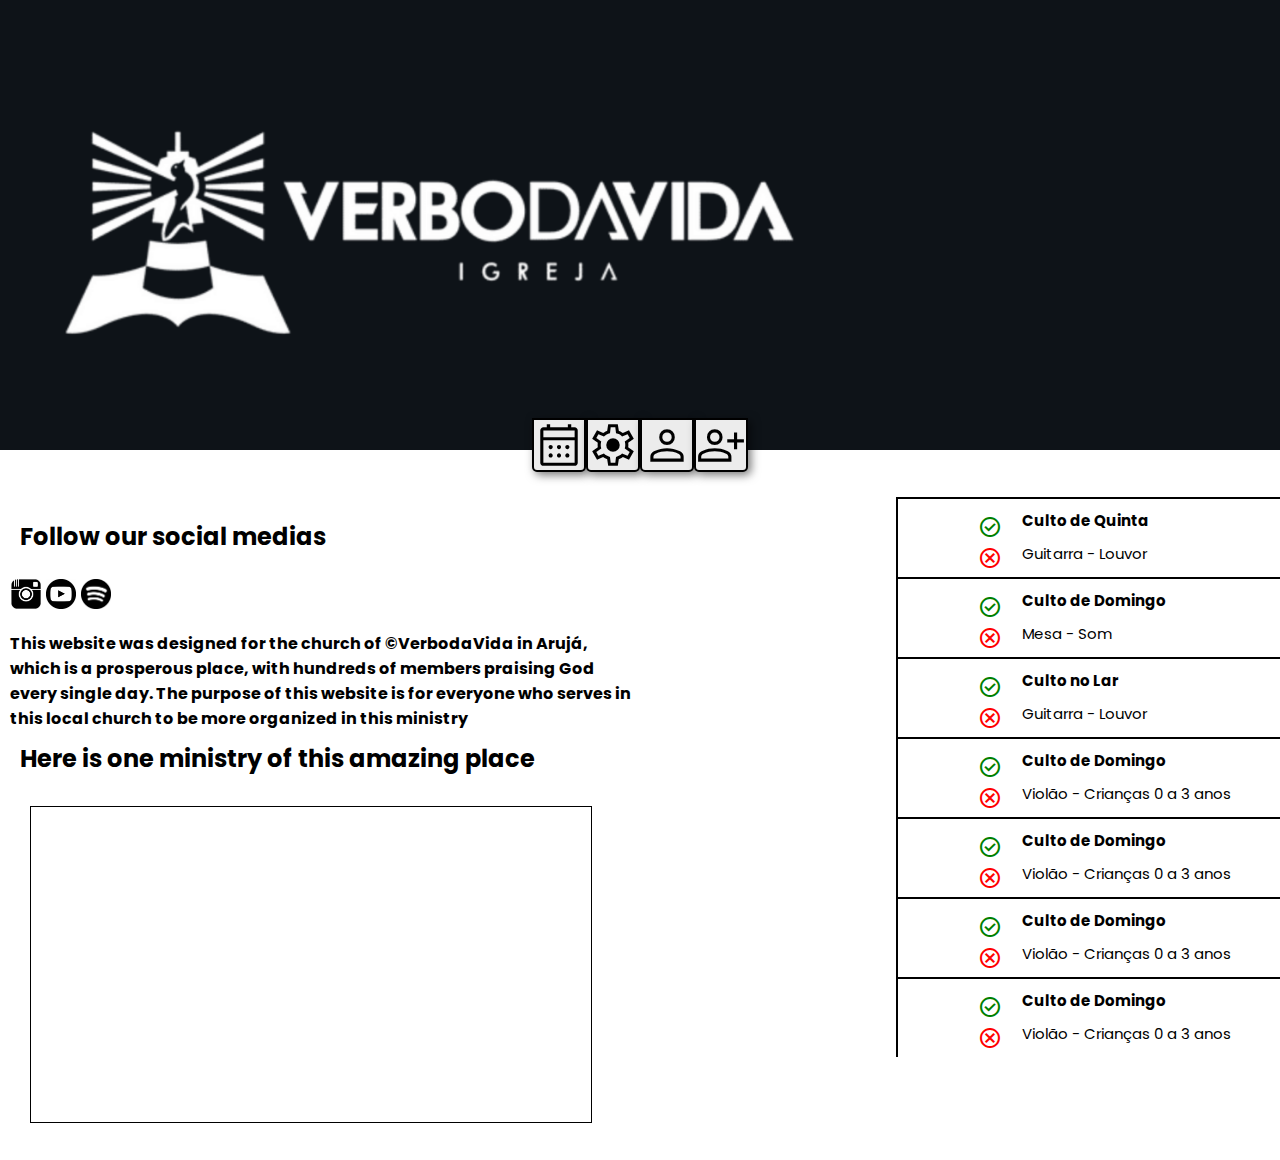
<file: index.html>
<!DOCTYPE html>
<html lang="en">
<head>
    <meta charset="UTF-8">
    <meta http-equiv="X-UA-Compatible" content="IE=edge">
    <meta name="viewport" content="width=device-width, initial-scale=1.0">
    <title>1</title>
    <link rel="stylesheet" href="style/style.css">
    <link rel="preconnect" href="https://fonts.googleapis.com">
    <link rel="preconnect" href="https://fonts.gstatic.com" crossorigin>
    <link href="https://fonts.googleapis.com/css2?family=Poppins:wght@600&display=swap" rel="stylesheet">
    <link rel="shortcut icon" href="img/N.png" type="image/x-icon">

    <link rel="preconnect" href="https://fonts.googleapis.com">
    <link rel="preconnect" href="https://fonts.gstatic.com" crossorigin>
    <link href="https://fonts.googleapis.com/css2?family=Poppins:wght@200&display=swap" rel="stylesheet">

    <link rel="stylesheet" href="https://fonts.googleapis.com/css2?family=Material+Symbols+Outlined:opsz,wght,FILL,GRAD@48,400,0,0" />

    <link rel="stylesheet" href="https://fonts.googleapis.com/css2?family=Material+Symbols+Outlined:opsz,wght,FILL,GRAD@48,400,0,0" />

    <link rel="stylesheet" href="https://fonts.googleapis.com/css2?family=Material+Symbols+Outlined:opsz,wght,FILL,GRAD@20..48,100..700,0..1,-50..200" />

    <link rel="stylesheet" href="https://fonts.googleapis.com/css2?family=Material+Symbols+Outlined:opsz,wght,FILL,GRAD@20..48,100..700,0..1,-50..200" />

    <link rel="stylesheet" href="https://fonts.googleapis.com/css2?family=Material+Symbols+Outlined:opsz,wght,FILL,GRAD@48,400,0,0" />
</head>
<body>
    <header class="header">
        <div class="img">
        
        </div>
        <ul class="settings-agenda__icon">
            <li>
                <a href="">
                    <span  class="material-symbols-outlined">
                        calendar_month
                        </span>
                </a>
            </li>
            <li>
                <a href="">
                    <span class="material-symbols-outlined">
                        settings
                        </span>
                </a>
            </li>
            <li>
                <a href="">
                    <span class="material-symbols-outlined">
                        person
                        </span>
                </a>
            </li>
            <li>
                <a href="">
                    <span class="material-symbols-outlined">
                        person_add
                        </span>
                </a>
            </li>
        </ul>
    </header>
    <div class="main">
        <div class="left-side">
            <h1>Follow our social medias</h1>
            <a href="">

                <img src="./img/instagram-logo.jpg" alt="">
            </a>

            <a href="">

                <img src="./img/youtube-logo.jpg" alt="">
            </a>

            <a href="">

                <img src="./img/spotify-logo.png" alt="">
            </a>

            <p>
                This website was designed for the church of &copy;VerbodaVida in Arujá, which is a prosperous place, with hundreds of members praising God every single day. The purpose of this website is for everyone who serves in this local church to be more organized in this ministry
            </p>
            <h1>Here is one ministry of this amazing place</h1>
            <iframe width="560" height="315" src="https://www.youtube.com/embed/IRm4qXVxzGY" title="YouTube video player" frameborder="0" allow="accelerometer; autoplay; clipboard-write; encrypted-media; gyroscope; picture-in-picture" allowfullscreen></iframe>

        </div>
        <ul class="agenda_comp_comp">
            <li class="agenda__comp">
                <div class="thumbs__icon">
                    <a href="" class="icon__link">
                        <span id="green_icon" class="material-symbols-outlined">
                            check_circle
                            </span>
                    </a>
                    <a href="" class="icon__link">
                        <span id="red_icon" class="material-symbols-outlined">
                            cancel
                            </span>
                    </a>
                </div>
                <div>
                    <h2>Culto de Quinta</h2>
                    <p>Guitarra - Louvor</p>
                </div>
            </li>
            <li class="agenda__comp">
                <div class="thumbs__icon">
                    <a href="" class="icon__link">
                        <span id="green_icon" class="material-symbols-outlined">
                            check_circle
                            </span>
                    </a>
                    <a href="" class="icon__link">
                        <span id="red_icon" class="material-symbols-outlined">
                            cancel
                            </span>
                    </a>    
                </div>
                <div>
                    <h2>Culto de Domingo</h2>
                    <p>Mesa - Som</p>
                </div>
            </li>
            <li class="agenda__comp">
                <div class="thumbs__icon">
                    <a href="" class="icon__link">
                        <span id="green_icon" class="material-symbols-outlined">
                            check_circle
                            </span>
                    </a>
                    <a href="" class="icon__link">
                        <span id="red_icon" class="material-symbols-outlined">
                            cancel
                            </span>
                    </a>   
                </div>
                <div>
                    <h2>Culto no Lar</h2>
                    <p>Guitarra - Louvor</p>
                </div>
            </li>
            <li class="agenda__comp">
                <div class="thumbs__icon">
                    <a href="" class="icon__link">
                        <span id="green_icon" class="material-symbols-outlined">
                            check_circle
                            </span>
                    </a>
                    <a href="" class="icon__link">
                        <span id="red_icon" class="material-symbols-outlined">
                            cancel
                            </span>
                    </a>    
                </div>
                <div>
                    <h2>Culto de Domingo</h2>
                    <p>Violão - Crianças 0 a 3 anos</p>
                </div>
            </li>
            <li class="agenda__comp">
                <div class="thumbs__icon">
                    <a href="" class="icon__link">
                        <span id="green_icon" class="material-symbols-outlined">
                            check_circle
                            </span>
                    </a>
                    <a href="" class="icon__link">
                        <span id="red_icon" class="material-symbols-outlined">
                            cancel
                            </span>
                    </a>    
                </div>
                <div>
                    <h2>Culto de Domingo</h2>
                    <p>Violão - Crianças 0 a 3 anos</p>
                </div>
            </li>
            <li class="agenda__comp">
                <div class="thumbs__icon">
                    <a href="" class="icon__link">
                        <span id="green_icon" class="material-symbols-outlined">
                            check_circle
                            </span>
                    </a>
                    <a href="" class="icon__link">
                        <span id="red_icon" class="material-symbols-outlined">
                            cancel
                            </span>
                    </a>    
                </div>
                <div>
                    <h2>Culto de Domingo</h2>
                    <p>Violão - Crianças 0 a 3 anos</p>
                </div>
            </li>
            <li class="agenda__comp">
                <div class="thumbs__icon">
                    <a href="" class="icon__link">
                        <span id="green_icon" class="material-symbols-outlined">
                            check_circle
                            </span>
                    </a>
                    <a href="" class="icon__link">
                        <span id="red_icon" class="material-symbols-outlined">
                            cancel
                            </span>
                    </a>    
                </div>
                <div>
                    <h2>Culto de Domingo</h2>
                    <p>Violão - Crianças 0 a 3 anos</p>
                </div>
            </li>
        </ul>
    </div>
</body>
</html>
</file>
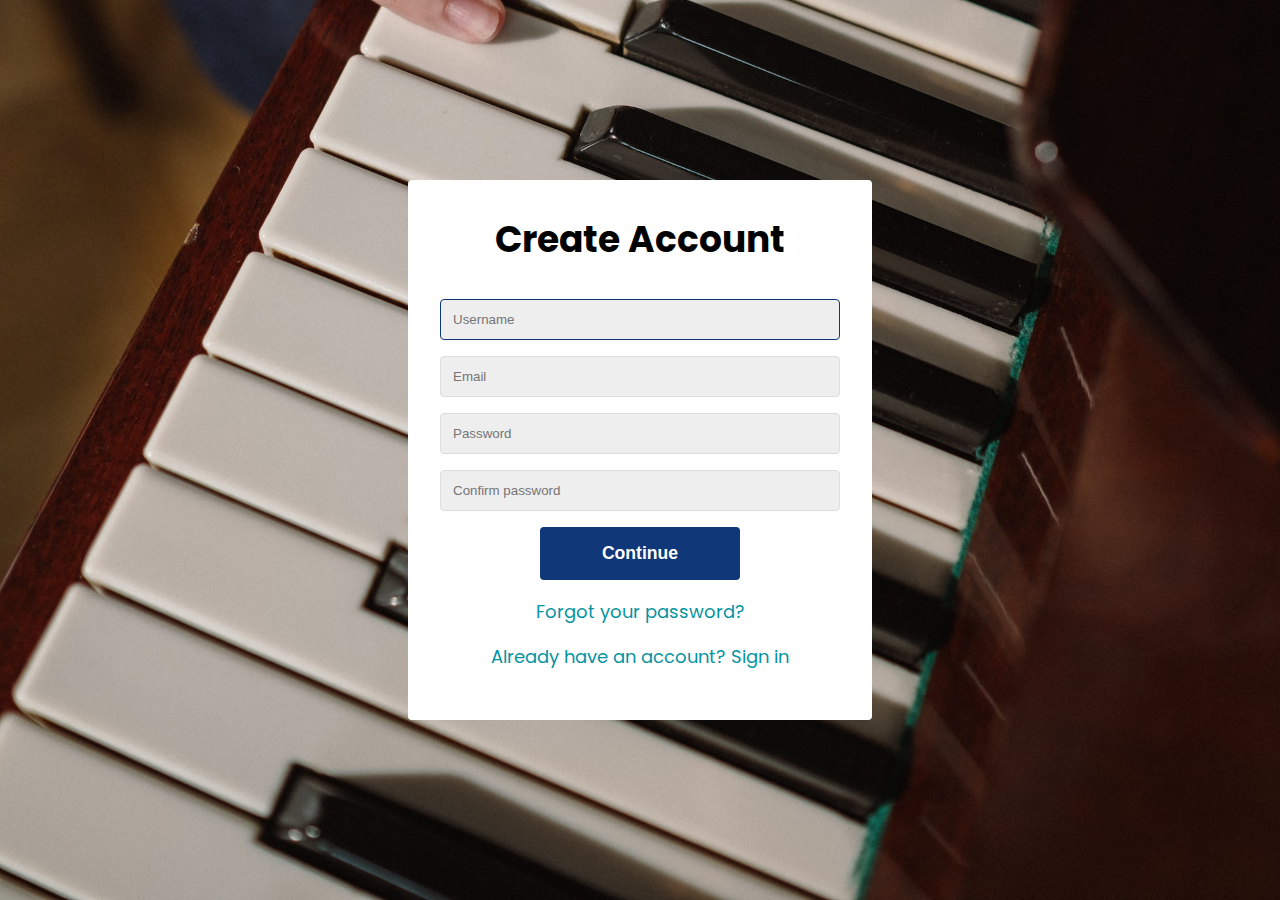
<file: createAccount.html>
<!DOCTYPE html>
<html lang="en">
<head>
    <meta charset="UTF-8">
    <meta http-equiv="X-UA-Compatible" content="IE=edge">
    <meta name="viewport" content="width=device-width, initial-scale=1.0">
    <title>Register</title>
    <link rel="stylesheet" href="style/login.css">
    <link rel="preconnect" href="https://fonts.googleapis.com">
    <link rel="preconnect" href="https://fonts.gstatic.com" crossorigin>
    <link href="https://fonts.googleapis.com/css2?family=Poppins&display=swap" rel="stylesheet">
</head>
<body>
    <div class="main">
        <form action="" class="form" id="login">
           <h1 class="form__title">Create Account</h1> 
           <div class="form__message form__message--error"></div>
           <div class="form__input-group">
            <input type="text" class="form__input" autofocus placeholder="Username">
         <div class="form__input-error-message"></div>
        </div>
           <div class="form__input-group">
               <input type="email" class="form__input" autofocus placeholder="Email">
            <div class="form__input-error-message"></div>
           </div>
           <div class="form__input-group">
               <input type="password" class="form__input" autofocus placeholder="Password">
            <div class="form__input-error-message"></div>
           </div>
           <div class="form__input-group">
            <input type="password" class="form__input" autofocus placeholder="Confirm password">
         <div class="form__input-error-message"></div>
        </div>
           <button class="form__button" type="submit">
               <a class="createAccount.html" href="index.html">Continue</a>
           </button>
           <p class="form__text">
               <a href="#" class="form__link">Forgot your password?</a>
           </p>
           <p class="form__text">
               <a id="linkCreateAccount" href="login.html" class="form__link">Already have an account? Sign in</a>
           </p>
        </form>
    </div>
</body>
</html>
</file>
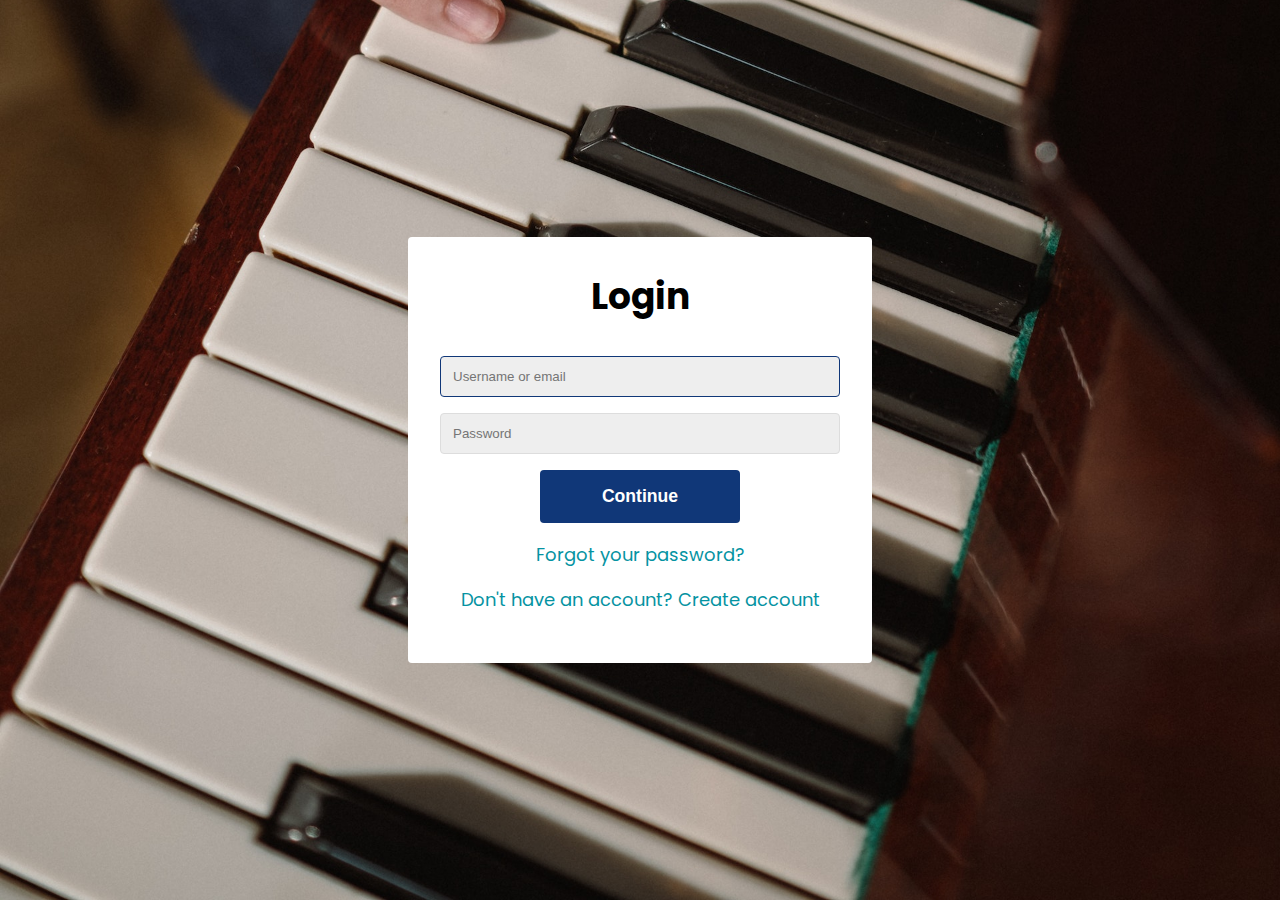
<file: login.html>
<!DOCTYPE html>
<html lang="en">
<head>
    <meta charset="UTF-8">
    <meta http-equiv="X-UA-Compatible" content="IE=edge">
    <meta name="viewport" content="width=device-width, initial-scale=1.0">
    <title>Login</title>
    <link rel="stylesheet" href="style/login.css">
    <link rel="preconnect" href="https://fonts.googleapis.com">
    <link rel="preconnect" href="https://fonts.gstatic.com" crossorigin>
    <link href="https://fonts.googleapis.com/css2?family=Poppins&display=swap" rel="stylesheet">
</head>
<body>
    <div class="main">
        <form action="" class="form" id="login">
           <h1 class="form__title">Login</h1> 
           <div class="form__message form__message--error"></div>
           <div class="form__input-group">
               <input type="text" class="form__input" autofocus placeholder="Username or email">
            <div class="form__input-error-message"></div>
           </div>
           <div class="form__input-group">
               <input type="password" class="form__input" autofocus placeholder="Password">
            <div class="form__input-error-message"></div>
           </div>
           <button class="form__button" type="submit">
               <a href="index.html">Continue</a> 
           </button>
           <p class="form__text">
               <a href="#" class="form__link">Forgot your password?</a>
           </p>
           <p class="form__text">
               <a id="linkCreateAccount" href="createAccount.html" class="form__link">Don't have an account? Create account</a>
           </p>
        </form>
    </div>
</body>
</html>
</file>
<file: style/style.css>
@charset "UTF-8";

* {
    margin: 0px;
    padding: 0px;
    font-family: 'Poppins', sans-serif;
}

:root {
    --color-primary: #3E2719;
    --color-primary-secondary: #745946;
    --color-secondary: #BFA77E;
    --color-3: #D6CDC9;
    --color-4: #DEDAD7;
}

::-webkit-scrollbar {
    display: none;
}

.img {
    background-image: url(../img/MVV-logo.jpg);
    background-color: #161616;
    background-size: contain;
    background-repeat: no-repeat;
    min-width: 100vw;
    min-height: 50vh;
}

.left-side {
    display: none;
}

.settings-agenda__icon {
    display: flex;
    list-style: none;
    justify-content: center;
    position: relative; 
    top: -2rem;
}

.settings-agenda__icon span {
    font-size: 50px;
    background-color: rgb(236, 236, 236);
    border: 2px solid black;
    border-bottom-left-radius: 5px;
    border-bottom-right-radius: 5px;
    box-shadow: 3px 3px 10px rgba(0, 0, 0, 0.534);
}

.settings-agenda__icon a {
    color: black;
}

.thumbs__icon {
    display: flex;
    flex-direction: column;
    margin-left: 5rem;
    margin-top: 1rem;
}

.thumbs__icon > span {
    padding: 5px;
}

footer a {
    color: white;
    text-decoration: none;
}

.agenda__comp {
    display: flex;
    border-top: 1px solid black;
    padding: 10px;    
}

.agenda__comp h2, 
.agenda__comp p {
    margin-top: 10px;
    margin-left: 20px;
    font-size: 15px;
}

#green_icon {
    color: green;
}

#red_icon {
    color: red;
}

@media screen and (min-width: 375px) {
    .settings-agenda__icon {
        display: flex;
        list-style: none;
        justify-content: center;
        position: relative; 
        top: -2rem;
    }
}

@media screen and (min-width: 425px) {
    .img {
        background-image: url(../img/MVV-logo-3.png);
        background-size: contain;
        background-color: #0E1318;
        background-repeat: no-repeat;
        min-width: 100vw;
        min-height: 50vh;
    }

    .settings-agenda__icon {
        display: flex;
        list-style: none;
        justify-content: center;
        position: relative; 
        top: -2rem;
    }
}

@media screen and (min-width: 690px) {
    .img {
        background-image: url(../img/MVV-logo-4.png);
        background-color: #0E1318;
        background-size: contain;
        background-repeat: no-repeat;
        min-width: 100vw;
        min-height: 50vh;
    }    
}

@media screen and (min-width: 768px) {
    .agenda__comp {
        display: flex;
        border-top: 2px solid black;
        padding: 0px;    
        border-left: 2px solid black;
    }
    .agenda_comp_comp {
        width: 30%;
        margin-left: 70%;
        position: absolute;
        top: 497px;
    }

    .left-side {
        display: block;
        margin: 10px;
    }

    .left-side > h1 {
        font-size: 24px;
        margin: 10px;
    }

    .left-side > iframe {
        margin: 20px;
        border: 1px solid black;
    }

    .left-side img {
        box-sizing: border-box;
        width: 30px;
        margin-top: 15px;
        margin-left: 1px;
    }

    .left-side > a {
        text-decoration: none;
    }

    .left-side > p  {
        width: 50%;
        margin-top: 15px;
        font-weight: bold;
    }
}
</file>
<file: style/login.css>
@charset "UTF-8";

body {
    --color-primary: #103778;
    --color-primary-dark: #151F30;
    --color-secondary: #0593A2;
    --color-error: #E3371E; 
    --color-success: #41a15e;
    --border-radius: 4px;

    margin: 0px;
    height: 100vh;
    display: flex;
    align-items: center;
    justify-content: center;
    font-size: 18px;
    background: url(../img/login-backgorund.jpg);
    background-size: cover;
    background-position: bottom left;
    font-family: 'Poppins', sans-serif;

}

.main {
    width: 400px;
    max-width: 400px;
    margin: 1rem;
    padding: 2rem;
    box-shadow: grey;
    border-radius: var(--border-radius);
    background-color: #fff;
}

.form--hidden {
    display: none;
}

.form > *:first-child {
    margin-top: 0px;
}

.form > *:last-child {
    margin-top: 0px;
}

.form__title {
    margin-bottom: 2rem;
    text-align: center;
}

.form__message {
    text-align: center;
    margin-bottom: 1rem;

}

.form__message--success {
    color: var(--color-success);
}

.form__message--error {
    color: var(--color-error);
}

.form__input-group {
    margin-bottom: 1rem;
}

.form__input {
    display: block;
    width: 100%;
    padding: 0.75rem;
    box-sizing: border-box;
    border-radius: var(--border-radius);
    border: 1px solid #ddd;
    outline: none;
    background: #eee;
    transition: background 0.2s, border-color 0.2s;
}

.form__input:focus {
    border-color: var(--color-primary);
    background-origin: #fff;
}

.form__input--error {
    color: var(--color-error);
    border-color: var(--color-error);
}

.form__input-error-message {
    margin-top: 0.5rem;
    font-size: 0.85rem;
    color: var(--color-error);
}

.form__button {
    width: 50%;
    margin-left: 25%;
    padding: 1rem 2rem;
    font-weight: bold;
    font-size: 1.1rem;
    color: #fff;
    border: none;
    border-radius: var(--border-radius);
    outline: none;
    cursor: pointer;
    background-color: var(--color-primary);
    
}

.form__button > a {
    color: white;
    text-decoration: none;
}

.form__button:active {
   transform: scale(0.98);
}

.form__text {
    text-align: center;
}

.form__link {
    color: var(--color-secondary);
    text-decoration: none;
    cursor: pointer;
}

.form__link:active {
    text-decoration: underline;
}
</file>
